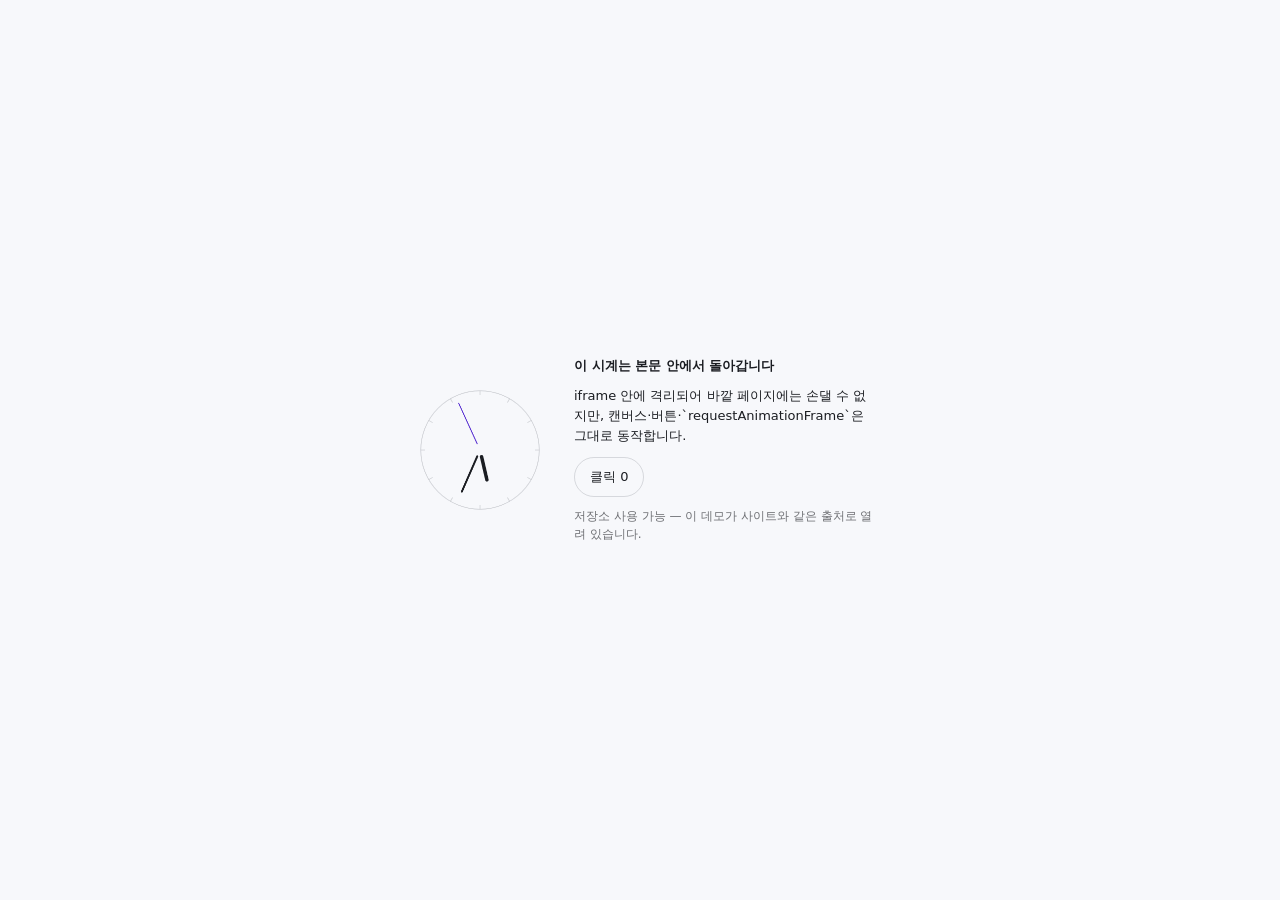
<file: posts/writing-guide/demo-clock.html>
<!doctype html>
<html lang="ko">
<head>
  <meta charset="utf-8">
  <meta name="viewport" content="width=device-width, initial-scale=1">
  <meta name="color-scheme" content="light dark">
  <title>데모 예시 — 캔버스 시계</title>
  <style>
    :root {
      --bg: #f7f8fb;
      --ink: #1b1d22;
      --line: rgba(20, 26, 36, 0.14);
      --accent: #5a32d1;
    }
    @media (prefers-color-scheme: dark) {
      :root { --bg: #15171c; --ink: #eceef3; --line: rgba(255, 255, 255, 0.16); --accent: #a78bfa; }
    }
    * { box-sizing: border-box; }
    body {
      display: flex;
      flex-wrap: wrap;
      align-items: center;
      justify-content: center;
      gap: 20px;
      min-height: 100vh;
      margin: 0;
      padding: 20px;
      background: var(--bg);
      color: var(--ink);
      font: 13px/1.55 system-ui, -apple-system, 'Segoe UI', sans-serif;
    }
    canvas { width: 148px; height: 148px; }
    .panel { display: grid; gap: 10px; max-width: 300px; }
    .panel p { margin: 0; }
    button {
      justify-self: start;
      padding: 9px 15px;
      border: 1px solid var(--line);
      border-radius: 999px;
      background: none;
      color: inherit;
      font: inherit;
      cursor: pointer;
    }
    button:hover { border-color: var(--accent); color: var(--accent); }
    output { font-variant-numeric: tabular-nums; }
    .probe { font-size: 12px; color: color-mix(in srgb, var(--ink) 62%, transparent); }
  </style>
</head>
<body>
  <canvas id="clock" width="300" height="300" aria-label="현재 시각을 가리키는 아날로그 시계"></canvas>
  <div class="panel">
    <strong>이 시계는 본문 안에서 돌아갑니다</strong>
    <p>iframe 안에 격리되어 바깥 페이지에는 손댈 수 없지만, 캔버스·버튼·`requestAnimationFrame`은 그대로 동작합니다.</p>
    <button id="count" type="button">클릭 <output id="tally">0</output></button>
    <p class="probe" id="probe">저장소 확인 중…</p>
  </div>
  <script>
    const canvas = document.getElementById('clock');
    const g = canvas.getContext('2d');
    const css = name => getComputedStyle(document.documentElement).getPropertyValue(name).trim();
    const ink = css('--ink'), accent = css('--accent'), line = css('--line');
    const dpr = Math.min(2, window.devicePixelRatio || 1);
    canvas.width = canvas.height = 300 * dpr;
    g.scale(dpr, dpr);

    const hand = (angle, length, width, color) => {
      g.save();
      g.translate(150, 150);
      g.rotate(angle);
      g.strokeStyle = color;
      g.lineWidth = width;
      g.lineCap = 'round';
      g.beginPath();
      g.moveTo(0, -14);
      g.lineTo(0, length);
      g.stroke();
      g.restore();
    };

    const draw = () => {
      const now = new Date();
      const s = now.getSeconds() + now.getMilliseconds() / 1000;
      const m = now.getMinutes() + s / 60;
      const h = now.getHours() % 12 + m / 60;
      g.clearRect(0, 0, 300, 300);
      g.strokeStyle = line;
      g.lineWidth = 2;
      g.beginPath();
      g.arc(150, 150, 120, 0, Math.PI * 2);
      g.stroke();
      for (let i = 0; i < 12; i++) {
        const a = i * Math.PI / 6;
        g.beginPath();
        g.moveTo(150 + Math.cos(a) * 111, 150 + Math.sin(a) * 111);
        g.lineTo(150 + Math.cos(a) * 120, 150 + Math.sin(a) * 120);
        g.stroke();
      }
      hand(h / 12 * Math.PI * 2, -62, 7, ink);
      hand(m / 60 * Math.PI * 2, -92, 4, ink);
      hand(s / 60 * Math.PI * 2, -104, 2, accent);
      requestAnimationFrame(draw);
    };
    draw();

    let clicks = 0;
    document.getElementById('count').addEventListener('click', () => {
      document.getElementById('tally').textContent = String(++clicks);
    });

    const probe = document.getElementById('probe');
    try {
      localStorage.setItem('probe', 'ok');
      localStorage.removeItem('probe');
      probe.textContent = '저장소 사용 가능 — 이 데모가 사이트와 같은 출처로 열려 있습니다.';
    } catch {
      probe.textContent = '저장소 차단됨 (정상) — 격리된 창에서는 localStorage·쿠키를 쓸 수 없습니다.';
    }
  </script>
</body>
</html>
</file>
